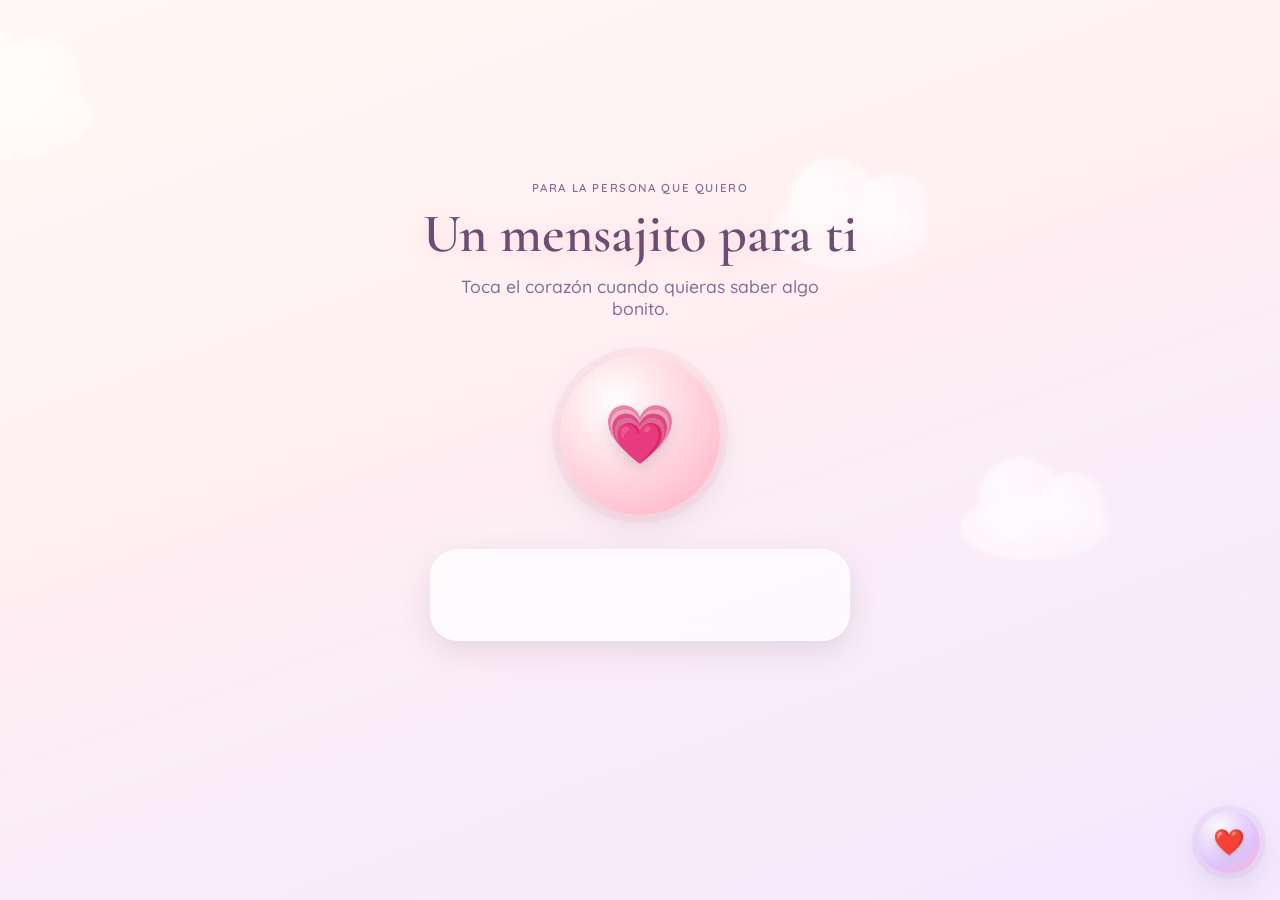
<file: index.html>
<!DOCTYPE html>
<html lang="es">
<head>
  <meta charset="UTF-8" />
  <meta name="viewport" content="width=device-width, initial-scale=1.0, maximum-scale=1.0, user-scalable=no" />
  <title>Para ti 💌</title>
  <link rel="icon" type="image/x-icon" href="hearth.ico" />

  <!-- Fuentes: una display romántica + una sans-serif suave para cuerpo -->
  <link rel="preconnect" href="https://fonts.googleapis.com" />
  <link rel="preconnect" href="https://fonts.gstatic.com" crossorigin />
  <link
    href="https://fonts.googleapis.com/css2?family=Cormorant+Garamond:ital,wght@0,400;0,500;0,600;1,500&family=Quicksand:wght@400;500;600;700&display=swap"
    rel="stylesheet"
  />

  <link rel="stylesheet" href="style.css" />
</head>
<body>

  <!-- Fondo de nubes y brillos -->
  <div class="sky" aria-hidden="true">
    <div class="cloud cloud--1"></div>
    <div class="cloud cloud--2"></div>
    <div class="cloud cloud--3"></div>
    <div class="cloud cloud--4"></div>
    <div class="sparkles" id="sparkles"></div>
  </div>

  <main class="stage">
    <p class="eyebrow">para la persona que quiero</p>
    <h1 class="title">Un mensajito para ti</h1>
    <p class="subtitle">Toca el corazón cuando quieras saber algo bonito.</p>

    <!-- Botón principal en forma de corazón / sobre -->
    <button id="loveButton" class="love-button" aria-label="Toca para recibir un mensaje">
      <span class="love-button__heart">💗</span>
      <span class="love-button__ring"></span>
    </button>

    <!-- Tarjeta donde aparece el mensaje -->
    <section id="messageCard" class="message-card" aria-live="polite">
      <p id="messageText" class="message-card__text">Toca el corazón para empezar…</p>
    </section>

    <p class="counter" id="counterText"></p>
  </main>

  <!-- Modal del evento especial -->
  <div id="specialOverlay" class="special-overlay" aria-hidden="true">
    <div class="special-overlay__petals" id="petals"></div>
    <div class="special-card" role="dialog" aria-modal="true" aria-labelledby="specialTitle">
      <p class="special-card__eyebrow">✨ mensaje especial ✨</p>
      <h2 id="specialTitle" class="special-card__title">Encontraste algo escondido</h2>
      <p id="specialText" class="special-card__text"></p>
      <button id="closeSpecial" class="special-card__close">Cerrar con cariño</button>
    </div>
  </div>

  <!-- Audio del evento especial: coloca tu archivo mp3 en assets/audio/cancion-especial.mp3 -->
  <audio id="specialAudio" src="assets/audio/cancion-especial.mp3" preload="none"></audio>

  <!-- Dock lateral: botón que se abre hacia la izquierda -->
  <div class="side-dock" id="sideDock">
    <div class="side-dock__track-wrapper">
      <div class="side-dock__track" id="dockTrack" role="list"></div>
    </div>

    <button
      id="dockToggle"
      class="side-dock__toggle"
      type="button"
      aria-expanded="false"
      aria-controls="dockTrack"
      aria-label="Abrir menú de sorpresas"
    
    >
      <span class="side-dock__icon">❤️</span>
    </button>
  </div>

  <!-- Toast para los íconos de sorpresa aún no disponibles -->
  <div id="dockToast" class="dock-toast" aria-live="polite"></div>

  <script src="script.js"></script>
</body>
</html>
</file>
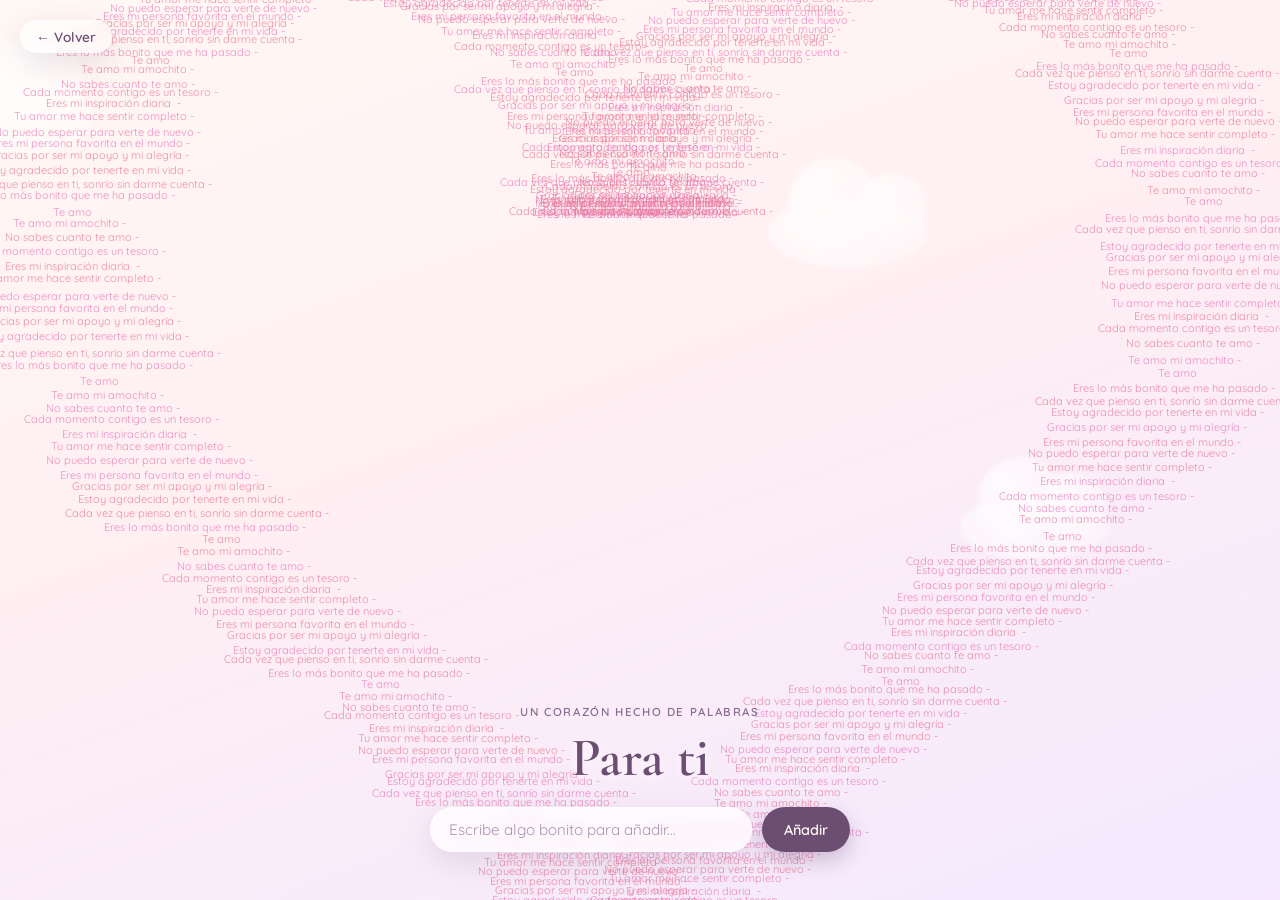
<file: teclado.html>
<!DOCTYPE html>
<html lang="es">
<head>
  <meta charset="UTF-8" />
  <meta name="viewport" content="width=device-width, initial-scale=1.0, maximum-scale=1.0, user-scalable=no" />
  <title>Teclado 💌</title>
  <link rel="icon" type="image/x-icon" href="corazon.ico" />

  <link rel="preconnect" href="https://fonts.googleapis.com" />
  <link rel="preconnect" href="https://fonts.gstatic.com" crossorigin />
  <link
    href="https://fonts.googleapis.com/css2?family=Cormorant+Garamond:ital,wght@0,400;0,500;0,600;1,500&family=Quicksand:wght@400;500;600;700&display=swap"
    rel="stylesheet"
  />

  <link rel="stylesheet" href="style.css" />
</head>
<body>

  <!-- ══════════════════════════════════════════════════
       FONDO — mismas nubes que index.html (sección 3 de style.css)
       ══════════════════════════════════════════════════ -->
  <div class="sky" aria-hidden="true">
    <div class="cloud cloud--1"></div>
    <div class="cloud cloud--2"></div>
    <div class="cloud cloud--3"></div>
    <div class="cloud cloud--4"></div>
  </div>

  <!-- ══════════════════════════════════════════════════
       CORAZÓN DE TEXTO ANIMADO — dibujado por teclado.js
       usando las frases de assets/messages.json
       ══════════════════════════════════════════════════ -->
  <canvas id="loveCanvas" aria-hidden="true"></canvas>

  <!-- ══════════════════════════════════════════════════
       CONTENIDO — título, volver y formulario de nuevas frases
       ══════════════════════════════════════════════════ -->
  <main class="teclado-stage">
    <a href="index.html" class="teclado-back">← Volver</a>

    <p class="eyebrow">un corazón hecho de palabras</p>
    <h1 class="title">Para ti</h1>

    <form id="addWordForm" class="add-word-form">
      <input
        type="text"
        id="addWordInput"
        class="add-word-form__input"
        placeholder="Escribe algo bonito para añadir..."
        maxlength="80"
        autocomplete="off"
      />
      <button type="submit" class="add-word-form__submit">Añadir</button>
    </form>
  </main>

  <script src="teclado.js"></script>
</body>
</html>
</file>
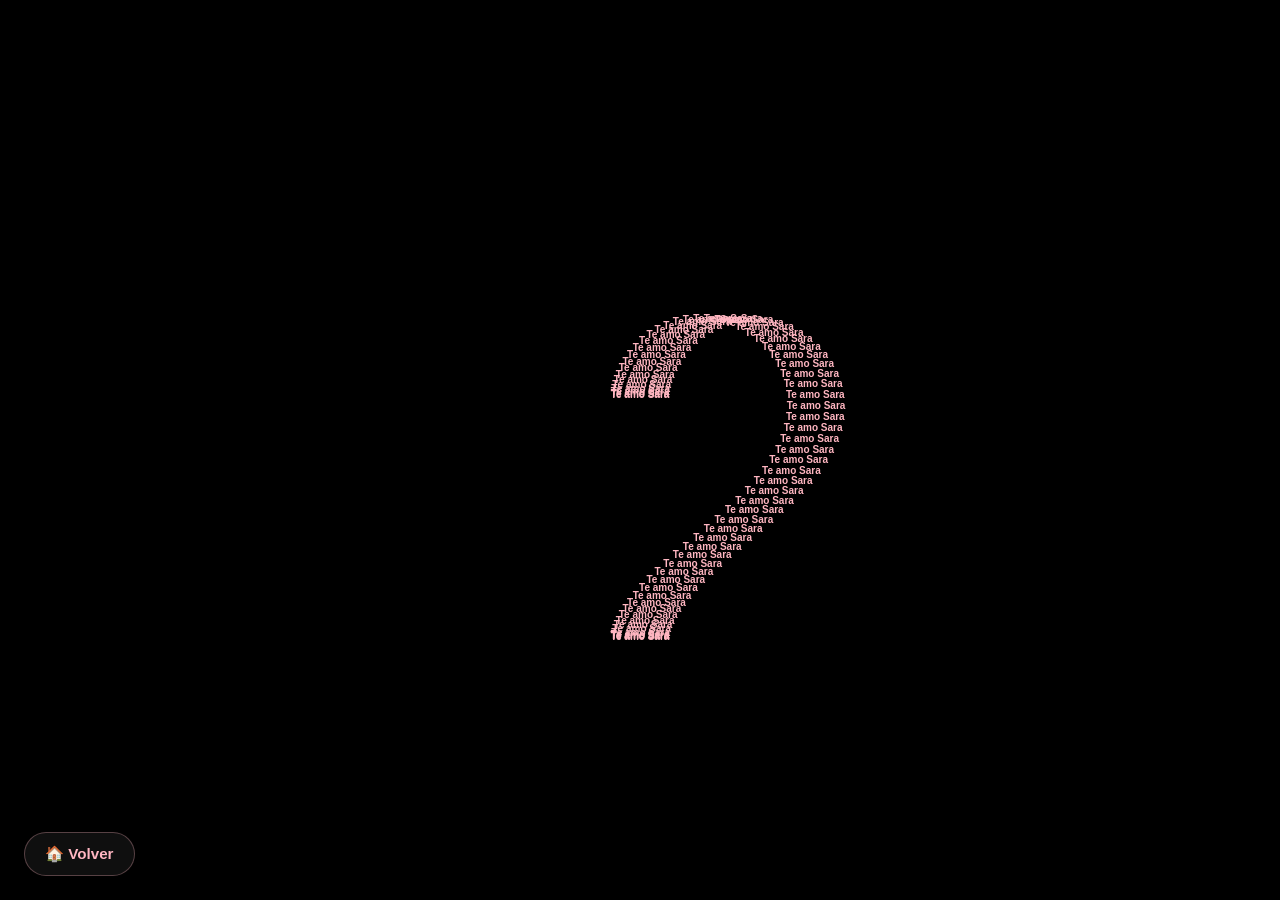
<file: adicionales/corazon_magico/corazon.html>
<!DOCTYPE html>
<html lang="es">
<head>
    <meta charset="UTF-8">
    <meta name="viewport" content="width=device-width, initial-scale=1.0">
    <title>Para Sara</title>
    <link rel="stylesheet" href="corazon.css">
</head>
<body>
    <!-- El lienzo donde el script "dibujará" -->
    <canvas id="turtleCanvas"></canvas>
    
    <!-- Botón de regreso -->
    <a href="../../index.html" class="back-to-home">
        <span>🏠 Volver</span>
    </a>

    <script src="corazon.js"></script>
</body>
</html>
</file>
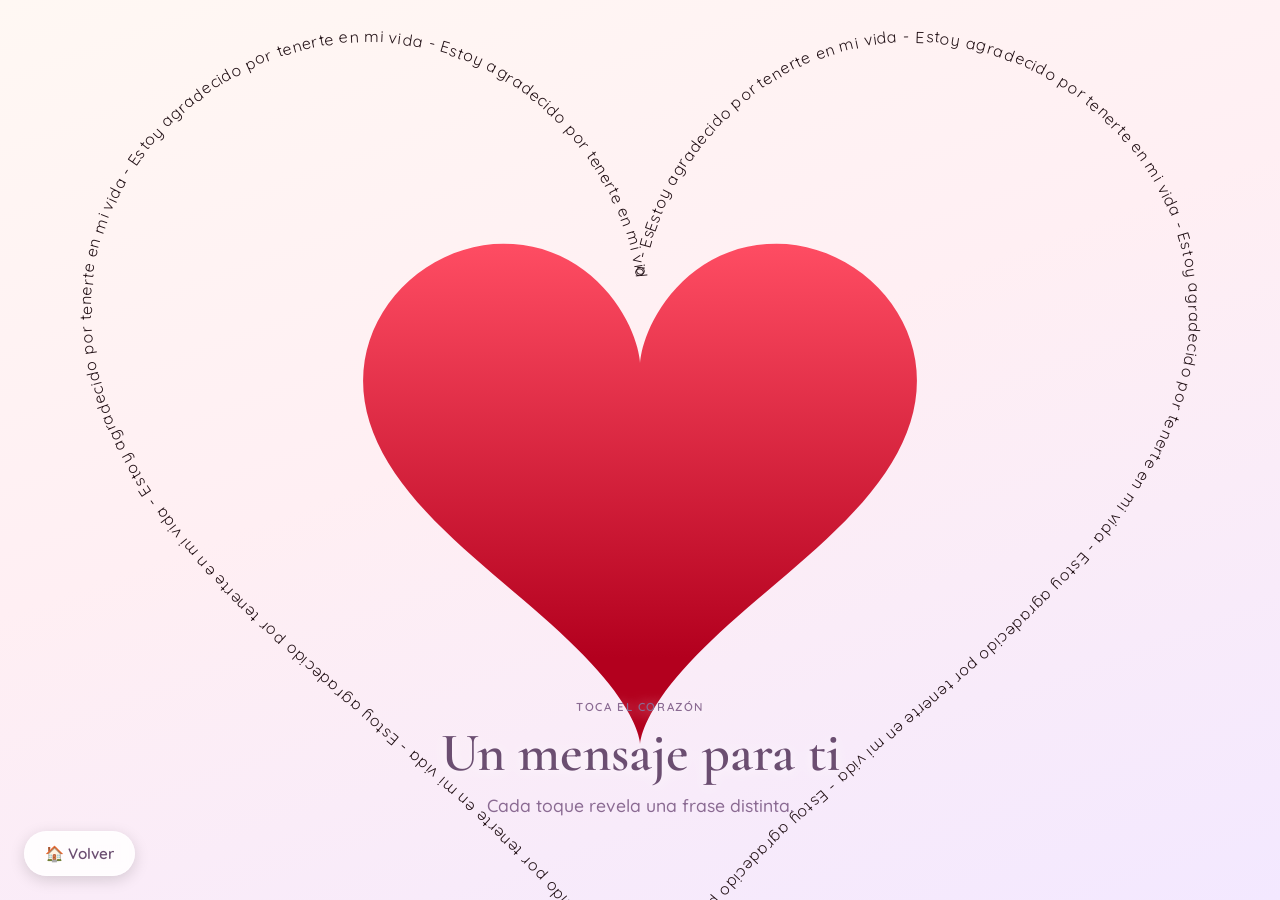
<file: adicionales/teclado/teclado.html>
<!DOCTYPE html>
<html lang="es">
<head>
<meta charset="UTF-8">
<meta name="viewport" content="width=device-width, initial-scale=1">
<title>Corazón · Teclado</title>
<link rel="preconnect" href="https://fonts.googleapis.com">
<link href="https://fonts.googleapis.com/css2?family=Cormorant+Garamond:wght@600;700&family=Quicksand:wght@500;600;700&display=swap" rel="stylesheet">

<link rel="stylesheet" href="../../style.css">
</head>

<a href="../../index.html" class="back-to-home">
    <span>🏠 Volver</span>
</a>

<body>

<canvas id="loveCanvas"></canvas>

<main class="teclado-stage">
  <p class="eyebrow">Toca el corazón</p>
  <h1 class="title">Un mensaje para ti</h1>
  <p class="subtitle">Cada toque revela una frase distinta.</p>
</main>

<script src="teclado.js"></script>
</body>
</html>
</file>
<file: style.css>
/* ════════════════════════════════════════════════════════════════════════
   ÍNDICE DE SECCIONES
   ════════════════════════════════════════════════════════════════════════
   1. VARIABLES GLOBALES — paleta, tipografía, sombras
   2. RESET Y BASE — html, body
   3. FONDO — cielo, nubes y sparkles
   4. LAYOUT PRINCIPAL — .stage (contenedor central)
   5. TIPOGRAFÍA DE INTRO — eyebrow, title, subtitle
   6. BOTÓN PRINCIPAL — el corazón (love-button)
   7. TARJETA DE MENSAJES — mensaje normal + contador
   8. EVENTO ESPECIAL — overlay, pétalos y tarjeta especial
   9. RESPONSIVE — ajustes por tamaño de pantalla
   10. DOCK LATERAL — botón + barra de íconos expandible
   11. TOAST — aviso flotante de "Próximamente"
   ════════════════════════════════════════════════════════════════════════ */


/* ════════════════════════════════════════════════════════════════════════
   1. VARIABLES GLOBALES
   Toda la paleta de color, tipografías y valores reutilizables viven
   aquí. Si quieres cambiar el "mood" general de la página, empieza
   por aquí antes que por cualquier otro lado.
   ════════════════════════════════════════════════════════════════════════ */

:root {
  --cream:        #FFF8F3;
  --pink:         #FFD1DC;
  --pink-deep:    #FFADC2;
  --lavender:     #E0C3FC;
  --peach:        #FFE5B4;
  --plum:         #6B4E71;
  --plum-soft:    #8A6A92;
  --gold:         #F4C95D;
  --white-veil:   rgba(255, 255, 255, 0.55);

  --font-display: 'Cormorant Garamond', 'Georgia', serif;   /* títulos, tono romántico/manuscrito */
  --font-body:    'Quicksand', 'Trebuchet MS', sans-serif;  /* texto general, tono suave y redondeado */

  --shadow-soft: 0 10px 30px rgba(107, 78, 113, 0.15);
  --radius-lg: 28px;
  --radius-md: 18px;
}


/* ════════════════════════════════════════════════════════════════════════
   2. RESET Y BASE
   Normaliza el box-model y define el fondo degradado general del sitio.
   ════════════════════════════════════════════════════════════════════════ */

* {
  box-sizing: border-box;
}

html, body {
  margin: 0;
  padding: 0;
  min-height: 100%;
}

body {
  font-family: var(--font-body);
  color: var(--plum);
  background: linear-gradient(160deg, var(--cream) 0%, #FFEFF3 45%, #F3E8FF 100%);
  overflow-x: hidden;
  position: relative;
  min-height: 100vh;
}


/* ════════════════════════════════════════════════════════════════════════
   3. FONDO — cielo, nubes y sparkles
   Capa decorativa fija (z-index: 0) que vive detrás de todo el
   contenido. `.sky` es el contenedor; las nubes se arman con
   pseudo-elementos (::before/::after) para simular volumen sin usar
   imágenes.
   ════════════════════════════════════════════════════════════════════════ */

.sky {
  position: fixed;
  inset: 0;
  pointer-events: none; /* que nunca bloquee clicks del contenido de encima */
  overflow: hidden;
  z-index: 0;
}

.cloud {
  position: absolute;
  background: radial-gradient(circle at 30% 30%, #ffffff, var(--white-veil) 70%);
  border-radius: 50%;
  filter: blur(2px);
  opacity: 0.7;
  animation: drift 60s linear infinite;
}

.cloud::before,
.cloud::after {
  content: '';
  position: absolute;
  background: inherit;
  border-radius: 50%;
}

/* Cada nube tiene su propio tamaño, posición y velocidad para que el
   movimiento se sienta orgánico y no repetitivo. */
.cloud--1 {
  width: 220px; height: 90px;
  top: 8%; left: -10%;
  animation-duration: 70s;
}
.cloud--1::before { width: 120px; height: 120px; top: -55px; left: 30px; }
.cloud--1::after  { width: 90px;  height: 90px;  top: -35px; left: 120px; }

.cloud--2 {
  width: 160px; height: 70px;
  top: 22%; left: 60%;
  animation-duration: 85s;
  animation-delay: -20s;
}
.cloud--2::before { width: 90px; height: 90px; top: -40px; left: 20px; }
.cloud--2::after  { width: 70px; height: 70px; top: -25px; left: 90px; }

.cloud--3 {
  width: 190px; height: 80px;
  top: 70%; left: -15%;
  animation-duration: 95s;
  animation-delay: -40s;
}
.cloud--3::before { width: 100px; height: 100px; top: -45px; left: 25px; }
.cloud--3::after  { width: 80px;  height: 80px;  top: -30px; left: 100px; }

.cloud--4 {
  width: 150px; height: 65px;
  top: 55%; left: 75%;
  animation-duration: 75s;
  animation-delay: -10s;
}
.cloud--4::before { width: 85px; height: 85px; top: -38px; left: 18px; }
.cloud--4::after  { width: 65px; height: 65px; top: -22px; left: 80px; }

@keyframes drift {
  from { transform: translateX(0); }
  to   { transform: translateX(140vw); }
}

.sparkles {
  position: absolute;
  inset: 0;
}

/* Los sparkles individuales se crean por JS (createSparkle) y usan
   esta clase; cada uno parpadea con su propio delay aleatorio. */
.sparkle {
  position: absolute;
  width: 6px;
  height: 6px;
  background: var(--gold);
  border-radius: 50%;
  opacity: 0;
  animation: twinkle 3.5s ease-in-out infinite;
}

@keyframes twinkle {
  0%, 100% { opacity: 0; transform: scale(0.5); }
  50%      { opacity: 0.8; transform: scale(1.2); }
}

/* Accesibilidad: respeta si el usuario pidió reducir animaciones. */
@media (prefers-reduced-motion: reduce) {
  .cloud, .sparkle { animation: none !important; }
}


/* ════════════════════════════════════════════════════════════════════════
   4. LAYOUT PRINCIPAL — .stage
   Contenedor central que agrupa el botón, la tarjeta de mensajes y el
   contador. Va por encima del fondo (z-index: 1).
   ════════════════════════════════════════════════════════════════════════ */

.stage {
  position: relative;
  z-index: 1;
  min-height: 100vh;
  display: flex;
  flex-direction: column;
  align-items: center;
  justify-content: center;
  text-align: center;
  padding: 32px 20px 56px;
}


/* ════════════════════════════════════════════════════════════════════════
   5. TIPOGRAFÍA DE INTRO — eyebrow, title, subtitle
   El texto de encabezado que da contexto antes del botón.
   ════════════════════════════════════════════════════════════════════════ */

.eyebrow {
  font-family: var(--font-body);
  font-weight: 600;
  letter-spacing: 0.14em;
  text-transform: uppercase;
  font-size: 0.72rem;
  color: var(--plum-soft);
  margin: 0 0 6px;
}

.title {
  font-family: var(--font-display);
  font-weight: 600;
  font-size: clamp(2.2rem, 7vw, 3.4rem);
  margin: 0 0 8px;
  color: var(--plum);
  text-shadow: 0 2px 18px rgba(255, 173, 194, 0.45);
}

.subtitle {
  font-family: var(--font-body);
  font-weight: 500;
  font-size: clamp(0.95rem, 2.6vw, 1.1rem);
  color: var(--plum-soft);
  margin: 0 0 36px;
  max-width: 360px;
}


/* ════════════════════════════════════════════════════════════════════════
   6. BOTÓN PRINCIPAL — el corazón (love-button)
   El corazón central: "respira" en reposo (animation: breathe) y
   dispara un anillo de pulso (.pulse) cada vez que se hace click,
   controlado desde script.js (pulseButton()).
   ════════════════════════════════════════════════════════════════════════ */

.love-button {
  position: relative;
  width: clamp(120px, 28vw, 160px);
  height: clamp(120px, 28vw, 160px);
  border: none;
  border-radius: 50%;
  background: radial-gradient(circle at 35% 30%, #fff, var(--pink) 55%, var(--pink-deep) 100%);
  box-shadow: var(--shadow-soft), 0 0 0 8px rgba(255, 209, 220, 0.35);
  cursor: pointer;
  display: flex;
  align-items: center;
  justify-content: center;
  animation: breathe 3.2s ease-in-out infinite;
  -webkit-tap-highlight-color: transparent;
  touch-action: manipulation;
  transition: transform 0.15s ease;
}

.love-button:active {
  transform: scale(0.92);
}

.love-button:focus-visible {
  outline: 3px solid var(--plum);
  outline-offset: 6px;
}

.love-button__heart {
  font-size: clamp(2.6rem, 9vw, 3.6rem);
  line-height: 1;
  filter: drop-shadow(0 4px 8px rgba(107, 78, 113, 0.25));
  user-select: none;
}

/* Anillo que se expande y desvanece al hacer click (ver .pulse). */
.love-button__ring {
  position: absolute;
  inset: -10px;
  border-radius: 50%;
  border: 2px solid var(--pink-deep);
  opacity: 0;
}

.love-button.pulse .love-button__ring {
  animation: ringPulse 0.7s ease-out;
}

@keyframes breathe {
  0%, 100% { transform: scale(1); }
  50%      { transform: scale(1.05); }
}

@keyframes ringPulse {
  0%   { opacity: 0.7; transform: scale(1); }
  100% { opacity: 0;   transform: scale(1.35); }
}

@media (prefers-reduced-motion: reduce) {
  .love-button { animation: none; }
}


/* ════════════════════════════════════════════════════════════════════════
   7. TARJETA DE MENSAJES — mensaje normal + contador
   Aparece debajo del botón y muestra el mensaje elegido al azar
   (showMessage() en script.js maneja el fade in/out).
   ════════════════════════════════════════════════════════════════════════ */

.message-card {
  margin-top: 34px;
  max-width: 420px;
  width: 100%;
  min-height: 92px;
  background: rgba(255, 255, 255, 0.65);
  backdrop-filter: blur(6px);
  border: 1px solid rgba(255, 255, 255, 0.8);
  border-radius: var(--radius-lg);
  padding: 24px 28px;
  box-shadow: var(--shadow-soft);
  display: flex;
  align-items: center;
  justify-content: center;
}

.message-card__text {
  font-family: var(--font-display);
  font-style: italic;
  font-weight: 500;
  font-size: clamp(1.15rem, 4vw, 1.5rem);
  line-height: 1.45;
  margin: 0;
  color: var(--plum);
  opacity: 0;
  transform: translateY(6px);
  transition: opacity 0.45s ease, transform 0.45s ease;
}

.message-card__text.is-visible {
  opacity: 1;
  transform: translateY(0);
}

.counter {
  margin-top: 18px;
  font-size: 0.78rem;
  color: var(--plum-soft);
  opacity: 0.7;
  font-family: var(--font-body);
}


/* ════════════════════════════════════════════════════════════════════════
   8. EVENTO ESPECIAL — overlay, pétalos y tarjeta especial
   Se activa cuando script.js llama a triggerSpecialEvent(). Es un
   overlay a pantalla completa (z-index: 10, por encima de todo) con
   una lluvia de pétalos generada dinámicamente y una tarjeta central.
   ════════════════════════════════════════════════════════════════════════ */

.special-overlay {
  position: fixed;
  inset: 0;
  z-index: 10;
  display: flex;
  align-items: center;
  justify-content: center;
  padding: 24px;
  background: rgba(107, 78, 113, 0.35);
  backdrop-filter: blur(4px);
  opacity: 0;
  pointer-events: none; /* invisible y no-clickeable hasta que se active */
  transition: opacity 0.5s ease;
}

.special-overlay.is-active {
  opacity: 1;
  pointer-events: auto;
}

.special-overlay__petals {
  position: absolute;
  inset: 0;
  overflow: hidden;
  pointer-events: none;
}

/* Cada pétalo individual (creado por spawnPetals() en script.js) cae
   con su propia duración/retraso para que la lluvia no se vea uniforme. */
.petal {
  position: absolute;
  top: -10%;
  font-size: 1.4rem;
  animation: fall linear forwards;
  opacity: 0.9;
}

@keyframes fall {
  to {
    transform: translateY(115vh) rotate(360deg);
  }
}

.special-card {
  position: relative;
  z-index: 1;
  max-width: 420px;
  width: 100%;
  background: linear-gradient(165deg, #fffaf0 0%, var(--peach) 120%);
  border-radius: var(--radius-lg);
  padding: 36px 30px 30px;
  text-align: center;
  box-shadow: 0 20px 60px rgba(107, 78, 113, 0.35);
  border: 1px solid rgba(244, 201, 93, 0.6);
  transform: scale(0.9);
  transition: transform 0.5s cubic-bezier(0.34, 1.56, 0.64, 1);
}

.special-overlay.is-active .special-card {
  transform: scale(1);
}

.special-card__eyebrow {
  font-size: 0.75rem;
  letter-spacing: 0.12em;
  text-transform: uppercase;
  color: var(--gold);
  font-weight: 700;
  margin: 0 0 10px;
}

.special-card__title {
  font-family: var(--font-display);
  font-size: clamp(1.5rem, 5vw, 1.9rem);
  margin: 0 0 14px;
  color: var(--plum);
}

.special-card__text {
  font-family: var(--font-display);
  font-style: italic;
  font-size: clamp(1.05rem, 4vw, 1.25rem);
  line-height: 1.5;
  color: var(--plum-soft);
  margin: 0 0 26px;
}

.special-card__close {
  font-family: var(--font-body);
  font-weight: 600;
  font-size: 0.95rem;
  background: var(--plum);
  color: var(--cream);
  border: none;
  border-radius: 999px;
  padding: 12px 28px;
  cursor: pointer;
  box-shadow: 0 8px 20px rgba(107, 78, 113, 0.3);
  transition: transform 0.15s ease, opacity 0.15s ease;
}

.special-card__close:active {
  transform: scale(0.95);
}


/* ════════════════════════════════════════════════════════════════════════
   9. RESPONSIVE — ajustes por tamaño de pantalla
   ════════════════════════════════════════════════════════════════════════ */

@media (max-width: 360px) {
  .stage { padding: 24px 14px 44px; }
  .message-card { padding: 20px 18px; }
  .special-card { padding: 28px 20px 24px; }
}

@media (min-width: 900px) {
  .stage { padding-bottom: 80px; }
}


/* ════════════════════════════════════════════════════════════════════════
   10. DOCK LATERAL — botón + barra de íconos expandible
   Botón fijo abajo a la derecha (.side-dock__toggle) que al hacer
   click hace crecer `.side-dock__track-wrapper` de 0 a un ancho fijo,
   revelando `.side-dock__track`: una fila de íconos con scroll
   horizontal (deslizable) donde vive el ícono del teclado + 9
   placeholders. El truco de "se abre hacia la izquierda" es que el
   wrapper va ANTES que el botón en el flujo flex, así que crece hacia
   el lado contrario sin mover al botón de su sitio.
   ════════════════════════════════════════════════════════════════════════ */

.side-dock {
  position: fixed;
  bottom: 24px;
  right: 20px;
  z-index: 6;
  display: flex;
  align-items: center;
}

.side-dock__track-wrapper {
  width: 0;
  overflow: hidden;
  transition: width 0.45s cubic-bezier(0.34, 1.56, 0.64, 1);
}

.side-dock.is-open .side-dock__track-wrapper {
  width: min(72vw, 360px);
}

.side-dock__track {
  display: flex;
  align-items: center;
  gap: 12px;
  width: max-content; /* el contenido real puede ser más ancho que el wrapper visible */
  padding: 10px 16px;
  background: rgba(255, 255, 255, 0.7);
  backdrop-filter: blur(6px);
  border: 1px solid rgba(255, 255, 255, 0.85);
  border-top-left-radius: var(--radius-lg);
  border-bottom-left-radius: var(--radius-lg);
  box-shadow: var(--shadow-soft);
  overflow-x: auto;      /* aquí es donde ocurre el deslizado horizontal */
  overflow-y: hidden;
  scroll-snap-type: x proximity;
  -webkit-overflow-scrolling: touch;
}

/* Barra de scroll delgada y a juego con la paleta (solo navegadores WebKit). */
.side-dock__track::-webkit-scrollbar {
  height: 4px;
}
.side-dock__track::-webkit-scrollbar-thumb {
  background: var(--pink-deep);
  border-radius: 999px;
}

/* Cada ícono individual dentro de la barra (creado por buildDockItems() en script.js). */
.dock-icon {
  flex: 0 0 auto;
  width: 46px;
  height: 46px;
  border-radius: 50%;
  border: none;
  cursor: pointer;
  display: flex;
  align-items: center;
  justify-content: center;
  font-size: 1.35rem;
  background: radial-gradient(circle at 35% 30%, #fff, var(--pink) 70%);
  box-shadow: 0 4px 12px rgba(107, 78, 113, 0.2);
  scroll-snap-align: center;
  transition: transform 0.15s ease;
}

.dock-icon svg {
  display: block;
  width: 26px;
  height: 26px;
  filter: drop-shadow(0 2px 4px rgba(0,0,0,0.15));
}

.dock-icon:active {
  transform: scale(0.9);
}

/* El ícono del teclado se distingue con dorado porque es el único funcional. */
.dock-icon--keyboard {
  background: radial-gradient(circle at 35% 30%, #fff, var(--gold) 90%);
}

.side-dock__toggle {
  flex: 0 0 auto;
  width: clamp(52px, 12vw, 62px);
  height: clamp(52px, 12vw, 62px);
  border: none;
  border-radius: 50%;
  cursor: pointer;
  display: flex;
  align-items: center;
  justify-content: center;
  background: radial-gradient(circle at 35% 30%, #fff, var(--lavender) 60%, var(--pink-deep) 100%);
  box-shadow: var(--shadow-soft), 0 0 0 6px rgba(224, 195, 252, 0.3);
  transition: transform 0.2s ease;
  -webkit-tap-highlight-color: transparent;
  touch-action: manipulation;
}

.side-dock__toggle:active {
  transform: scale(0.92);
}

.side-dock__toggle:focus-visible {
  outline: 3px solid var(--plum);
  outline-offset: 4px;
}

.side-dock__icon {
  font-size: 1.6rem;
  filter: drop-shadow(0 3px 6px rgba(107, 78, 113, 0.25));
}

/* El botón gira 180° cuando el dock está abierto, como pequeña señal visual. */
.side-dock.is-open .side-dock__toggle {
  transform: rotate(180deg);
}
.side-dock.is-open .side-dock__toggle:active {
  transform: rotate(180deg) scale(0.92);
}


/* ════════════════════════════════════════════════════════════════════════
   11. TOAST — aviso flotante de "Próximamente"
   Mensajito centrado abajo que aparece cuando se toca un ícono
   placeholder del dock (showToast() en script.js).
   ════════════════════════════════════════════════════════════════════════ */

.dock-toast {
  position: fixed;
  bottom: 28px;
  left: 50%;
  transform: translate(-50%, 16px);
  z-index: 7;
  background: var(--plum);
  color: var(--cream);
  font-family: var(--font-body);
  font-weight: 600;
  font-size: 0.85rem;
  padding: 10px 20px;
  border-radius: 999px;
  box-shadow: 0 8px 20px rgba(107, 78, 113, 0.3);
  opacity: 0;
  pointer-events: none;
  transition: opacity 0.3s ease, transform 0.3s ease;
}

.dock-toast.is-visible {
  opacity: 1;
  transform: translate(-50%, 0);
}

/* Accesibilidad: respeta si el usuario pidió reducir animaciones,
   aplicado a los tres bloques de esta sección (dock + toast). */
@media (prefers-reduced-motion: reduce) {
  .side-dock__track-wrapper,
  .side-dock__toggle,
  .dock-toast {
    transition: none;
  }
}


/* ════════════════════════════════════════════════════════════════════════
   12. PÁGINA TECLADO — corazón de texto animado (teclado.html)
   Estas reglas solo aplican en teclado.html (no en index.html). El
   corazón se dibuja en un <canvas> (#loveCanvas) manejado por
   teclado.js; el resto son los elementos de esa página: botón de
   volver, título y el formulario para añadir frases nuevas.
   ════════════════════════════════════════════════════════════════════════ */

#loveCanvas {
  position: fixed;
  inset: 0;
  z-index: 0;
  pointer-events: none; /* el canvas nunca bloquea clicks del contenido de encima */
}

.teclado-stage {
  position: relative;
  z-index: 1;
  min-height: 100vh;
  display: flex;
  flex-direction: column;
  align-items: center;
  justify-content: flex-end; /* el contenido vive abajo, el corazón domina el resto */
  text-align: center;
  padding: 32px 20px 48px;
}

.teclado-back {
  position: fixed;
  top: 20px;
  left: 20px;
  z-index: 2;
  font-family: var(--font-body);
  font-weight: 600;
  font-size: 0.85rem;
  color: var(--plum);
  text-decoration: none;
  background: rgba(255, 255, 255, 0.65);
  backdrop-filter: blur(6px);
  padding: 8px 16px;
  border-radius: 999px;
  box-shadow: var(--shadow-soft);
}

/* Un poco de sombra clara detrás del texto para que se lea encima del corazón. */
.teclado-stage .eyebrow,
.teclado-stage .title {
  text-shadow: 0 2px 14px rgba(255, 255, 255, 0.9);
}

.add-word-form {
  display: flex;
  gap: 10px;
  width: 100%;
  max-width: 420px;
  margin-top: 8px;
}

.add-word-form__input {
  flex: 1;
  font-family: var(--font-body);
  font-size: 0.95rem;
  color: var(--plum);
  background: rgba(255, 255, 255, 0.75);
  backdrop-filter: blur(6px);
  border: 1px solid rgba(255, 255, 255, 0.9);
  border-radius: 999px;
  padding: 12px 18px;
  outline: none;
  box-shadow: var(--shadow-soft);
}

.add-word-form__input::placeholder {
  color: var(--plum-soft);
  opacity: 0.7;
}

.add-word-form__input:focus-visible {
  outline: 2px solid var(--plum);
  outline-offset: 2px;
}

.add-word-form__submit {
  font-family: var(--font-body);
  font-weight: 600;
  font-size: 0.9rem;
  color: var(--cream);
  background: var(--plum);
  border: none;
  border-radius: 999px;
  padding: 12px 22px;
  cursor: pointer;
  box-shadow: 0 8px 20px rgba(107, 78, 113, 0.3);
  transition: transform 0.15s ease;
}

.add-word-form__submit:active {
  transform: scale(0.95);
}

@media (prefers-reduced-motion: reduce) {
  #loveCanvas {
    display: none;
  }
}

.back-to-home {
    position: fixed;
    bottom: 24px;
    left: 24px; /* Si lo quieres estrictamente a la derecha, cambia 'left' por 'right' y pon 'bottom: 85px' para que no tape la notificación */
    z-index: 100;
    display: flex;
    align-items: center;
    gap: 8px;
    background: rgba(255, 255, 255, 0.85);
    backdrop-filter: blur(6px);
    color: var(--plum);
    text-decoration: none;
    font-family: var(--font-body);
    font-weight: 600;
    font-size: 0.95rem;
    padding: 12px 20px;
    border-radius: 999px;
    box-shadow: 0 4px 15px rgba(0, 0, 0, 0.15);
    border: 1px solid rgba(255, 255, 255, 0.5);
    transition: transform 0.2s ease, background 0.2s ease;
}

.back-to-home:active {
    transform: scale(0.95);
}
</file>
<file: adicionales/corazon_magico/corazon.css>
html, body {
    margin: 0;
    padding: 0;
    width: 100vw;
    height: 100vh;
    background-color: black;
    overflow: hidden; /* Evita barras de desplazamiento */
    font-family: 'Quicksand', sans-serif;
}

#turtleCanvas {
    display: block;
}

.back-to-home {
    position: fixed;
    bottom: 24px;
    left: 24px;
    z-index: 100;
    display: flex;
    align-items: center;
    gap: 8px;
    background: rgba(25, 25, 25, 0.6);
    backdrop-filter: blur(6px);
    color: #ffb6c1; /* El mismo rosa del texto */
    text-decoration: none;
    font-weight: 600;
    font-size: 0.95rem;
    padding: 12px 20px;
    border-radius: 999px;
    border: 1px solid rgba(255, 182, 193, 0.3);
    transition: transform 0.2s ease, background 0.2s ease;
}

.back-to-home:active {
    transform: scale(0.95);
    background: rgba(255, 182, 193, 0.2);
}
</file>
